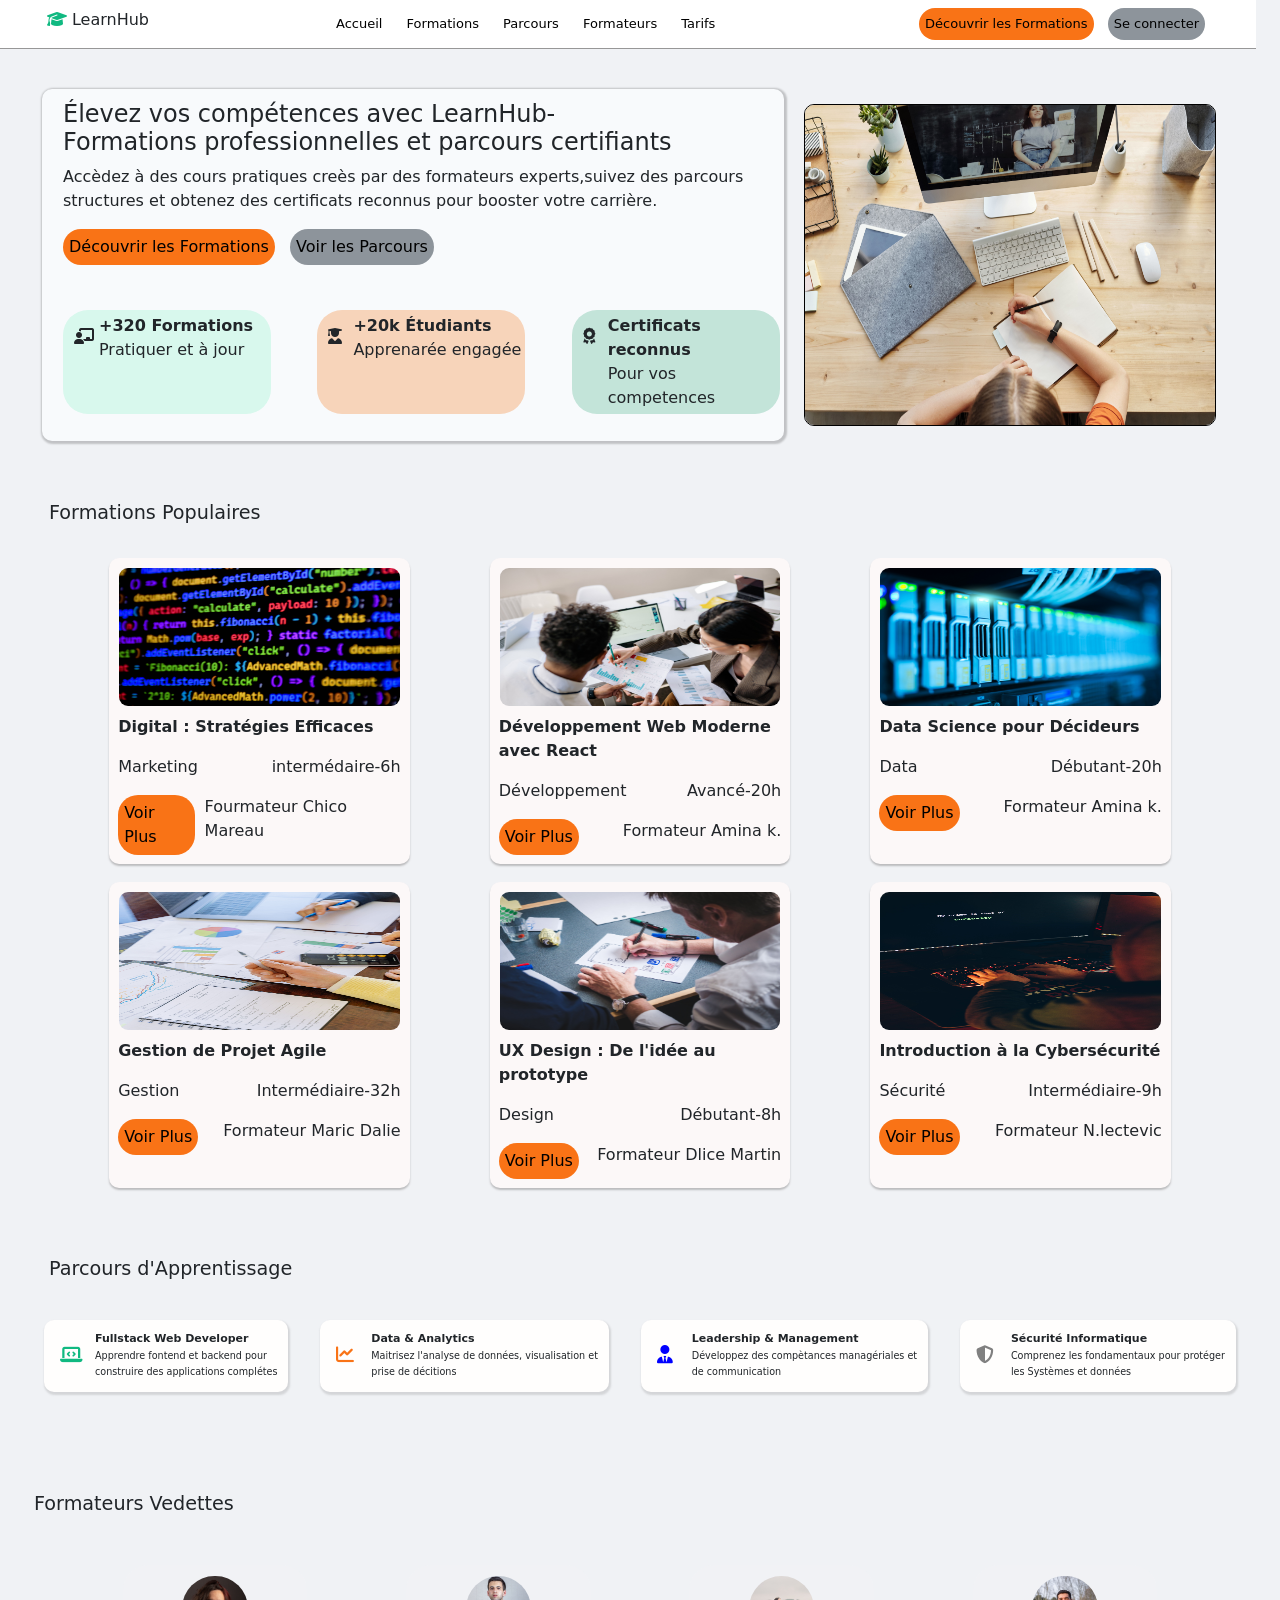
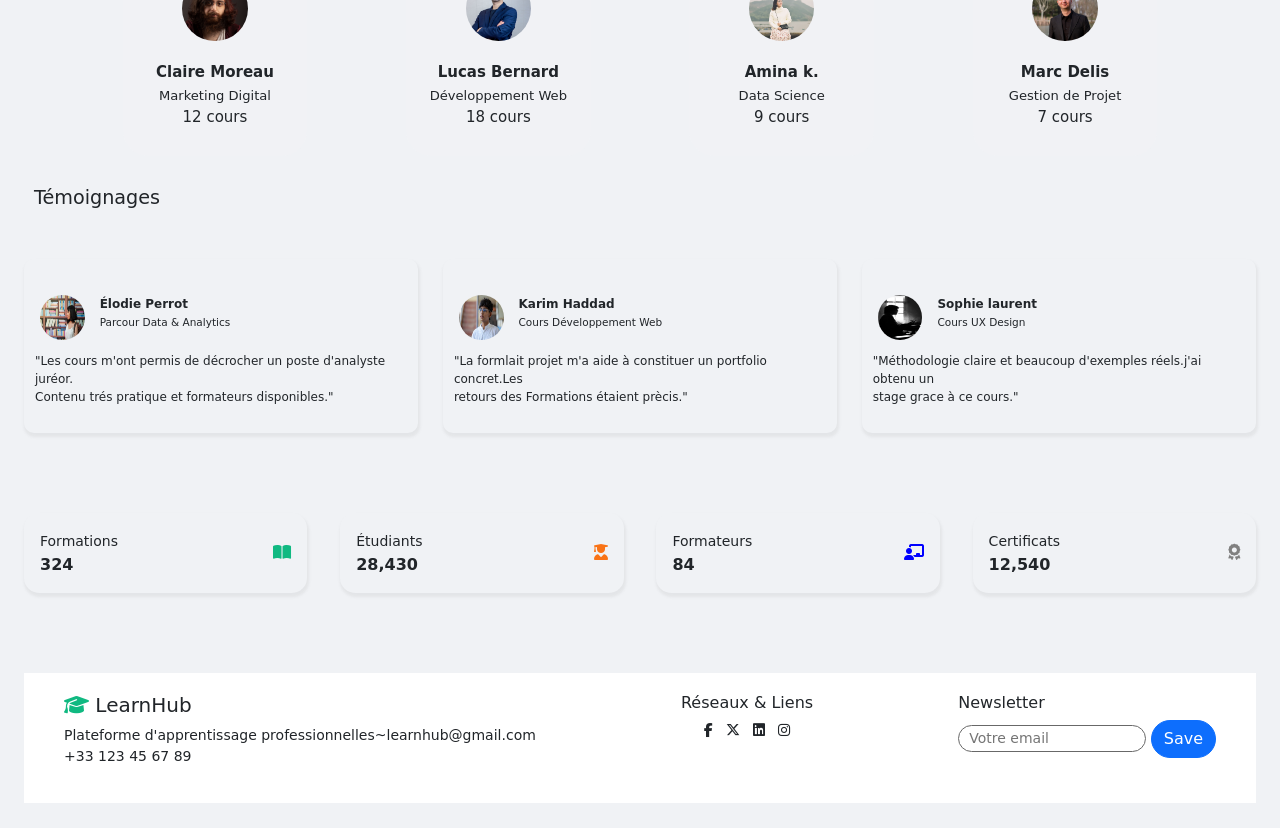
<file: Landing_Page/index.html>
<!doctype html>
<html lang="EN" dir="ltr">
    <head>
        <meta charset="utf-8" />
        <meta name="viewport" content="width=device-width, initial-scale=1.0">
        <title>LearnHub</title>
        <link rel="stylesheet" href="./../assets/css/landing.css"/>
        <link rel="stylesheet" href="https://cdnjs.cloudflare.com/ajax/libs/font-awesome/6.5.0/css/all.min.css"/>
        <link rel="stylesheet" href="https://cdn.jsdelivr.net/npm/bootstrap@5.3.8/dist/css/bootstrap.min.css"/>
        <script src="https://cdn.jsdelivr.net/npm/bootstrap@5.3.8/dist/js/bootstrap.bundle.min.js" defer></script>
        <link rel="icon" type="image/x-icon" href="./../assets/images/icon/icon.png"/>
    </head>
    <body class="container-fluid">
        <header class="row">
            <h4 class="col-lg-2 col-md-2"><i class="fa-solid fa-graduation-cap" style="color:  #10B981;"></i> LearnHub</h4>
            <nav class="col-lg-5 col-md-5" >
                <a class="link head-link" href="#">Accueil</a>
                <a class="link head-link" href="#chield2">Formations</a>
                <a class="link head-link" href="#chield3">Parcours</a>                    
                <a class="link head-link" href="#chield4">Formateurs</a>
                <a class="link head-link" href="#chield6">Tarifs</a>
            </nav>
            <div class="col-lg-3 col-md-3 ">
                <a href="#chield2" class="button-orange link">Découvrir les Formations</a>
                <a href="./../login/login.html" class="button-gris link">Se connecter</a>
            </div>
        </header>
        <main class="container-fluid">
            <section class="row" id="chield1">
                <div class="col-lg-7 col-md-7 " id="c1">
                    <h1>Élevez vos compétences avec LearnHub-<br>Formations professionnelles et parcours certifiants</h1>
                    <p>Accèdez à des cours pratiques creès par des formateurs experts,suivez des parcours<br>structures et obtenez des certificats reconnus pour booster votre carrière.</p>
                    <a href="#chield2" class="button-orange link">Découvrir les Formations</a>
                    <a  class="button-gris link hvr-bob">Voir les Parcours</a><br/>
                    <div id="info">
                        <p style="background-color:  #d8f8ed;"><i class="fa-solid fa-chalkboard-user icon"></i><strong>+320 Formations</strong><br/>Pratiquer et à jour</p>
                        <p style=" background-color: #f7d4ba;"><i class="fa-solid fa-user-graduate icon"></i><strong>+20k Étudiants</strong><br/>Apprenarée engagée</p>
                        <p style="background-color: #c3e4d9;"><i class="fa-solid fa-award icon "></i><strong>Certificats reconnus</strong><br>Pour vos competences</p>
                    </div>

                </div>
                <img src="./../assets/images/loading-page/bag1.jpg" class="col-lg-4 col-md-4 " alt="Illustration de formation LearnHub"/>
            </section>
            <section id="chield2">
                <h2>Formations Populaires</h2>
                <div class="Formations">
                    <div class="cards">
                        <img src="./../assets/images/loading-page/bg Develop.jpg" alt="Image de la formation Digital : Stratégies Efficaces"/>
                        <p><strong>Digital : Stratégies Efficaces</strong></p>
                        <p class="formation-info"><span>Marketing</span><span>intermédaire-6h</span></p>
                        <div class="formation-info">
                            <a href="#" class="button-orange link">Voir Plus</a>
                            <span>Fourmateur Chico Mareau</span>
                        </div>
                    </div>
                    <div class="cards">
                        <img src="./../assets/images/loading-page/bg marketing.jpg" alt="Image de la formation Développement Web Moderne avec React"/>
                        <p><strong>Développement Web Moderne avec React</strong></p>
                        <p class="formation-info"><span>Développement</span><span>Avancé-20h</span></p>
                        <div class="formation-info">
                            <a href="#" class="button-orange link">Voir Plus</a>
                            <span>Formateur Amina k.</span>
                        </div>
                    </div>
                    <div class="cards">
                        <img src="./../assets/images/loading-page/base de donnes.jpg" alt="Image de la formation Data Science pour Décideurs"/>
                        <p><strong>Data Science pour Décideurs</strong></p>
                        <p class="formation-info"><span>Data</span><span>Débutant-20h</span></p>
                        <div class="formation-info">
                            <a href="#" class="button-orange link">Voir Plus</a>
                            <span>Formateur Amina k.</span>
                        </div>
                    </div>
                    <div class="cards">
                        <img src="./../assets/images/loading-page/gestion.jpg" alt="Image de la formation Gestion de Projet Agile"/>
                        <p><strong>Gestion de Projet Agile</strong></p>
                        <p class="formation-info"><span>Gestion</span><span>Intermédiaire-32h</span></p>
                        <div class="formation-info">
                            <a href="#" class="button-orange link">Voir Plus</a>
                            <span>Formateur Maric Dalie</span>
                        </div>
                    </div>
                    <div class="cards">
                        <img src="./../assets/images/loading-page/ux.jpg" alt="Image de la formation UX Design : De l'idée au prototype"/>
                        <p><strong>UX Design : De l'idée au prototype</strong></p>
                        <p class="formation-info"><span>Design</span><span>Débutant-8h</span></p>
                        <div class="formation-info">
                            <a href="#" class="button-orange link">Voir Plus</a>
                            <span>Formateur Dlice Martin</span>
                        </div>
                    </div>
                    <div class="cards">
                        <img src="./../assets/images/loading-page/cyber.jpg" alt="Image de la formation Introduction à la Cybersécurité"/>
                        <p><strong>Introduction à la Cybersécurité</strong></p>
                        <p class="formation-info"><span>Sécurité</span><span>Intermédiaire-9h</span></p>
                        <div class="formation-info">
                            <a href="#" class="button-orange link">Voir Plus</a>
                            <span>Formateur N.lectevic</span>
                        </div>
                    </div>
                </div>
            </section>
            <section id="chield3">
                    <h2>Parcours d'Apprentissage</h2>
                    <div>
                        <p><i class="fa-solid fa-laptop-code parcours-icons" style="color: #10B981;"></i><strong>Fullstack Web Developer</strong><br><small><span>Apprendre fontend et backend pour<br>construire des applications complétes</span></small></p>
                        <p><i class="fa-solid fa-chart-line parcours-icons" style="color: #F97316;"></i><strong>Data & Analytics</strong><br><small><span>Maitrisez l'analyse de données, visualisation et <br>prise de décitions</span></small></p>
                        <p><i class="fa-solid fa-user-tie parcours-icons" style="color: blue;"></i><strong>Leadership & Management</strong><br><small><span>Développez des compètances managériales et <br>de communication</span></small></p>
                        <p><i class="fa-solid fa-shield-halved parcours-icons" style="color:grey;"></i><strong>Sécurité Informatique</strong><br><small><span>Comprenez les fondamentaux pour protéger <br>les Systèmes et données</span></small></p>
                    </div>
            </section>
            <section id="chield4">
                <h2>Formateurs Vedettes</h2>
                <div>
                    <div class="formateurs">
                        <img src="./../assets/images/loading-page/formateur 1.jpg" class="rounded-circle" alt="Image du formateur Claire Moreau"/>
                        <p>
                            <strong>Claire Moreau</strong><br>
                            <small>Marketing Digital</small><br>
                            <span>12 cours</span>
                        </p>
                    </div>
                    <div class="formateurs">
                        <img src="./../assets/images/loading-page/formateur 2.jpg " class="rounded-circle" alt="Image du formateur Lucas Bernard"/>
                        <p>
                            <strong>Lucas Bernard</strong><br>
                            <small>Développement Web</small><br>
                            <span>18 cours</span>
                        </p>
                    </div>
                    <div class="formateurs">
                        <img src="./../assets/images/loading-page/formateur 3.jpg" class="rounded-circle" alt="Image du formateur Amina k."/>
                        <p>
                            <strong>Amina k.</strong><br>
                            <small>Data Science</small><br>
                            <span>9 cours</span>
                        </p>
                    </div>
                    <div class="formateurs">
                        <img src="./../assets/images/loading-page/formateur 4.jpg" class="rounded-circle" alt="Image du formateur Marc Delis"/>
                        <p>
                            <strong>Marc Delis</strong><br>
                            <small>Gestion de Projet</small><br>
                            <span>7 cours</span>
                        </p>
                    </div>
                </div>
            </section>
            <section id="chield5">
                <h2>Témoignages</h2>
                <div id="cont">
                    <div class="avis">
                        <div>
                            <img src="./../assets/images/loading-page/student 1.jpg" class="rounded-circle" alt="Image de Élodie Perrot"/>
                            <p><strong>Élodie Perrot</strong><br><small>Parcour Data & Analytics</small></p>
                        </div>
                        <p>"Les cours m'ont permis de décrocher un poste d'analyste juréor.<br>Contenu trés pratique et formateurs disponibles."</p>
                    </div>
                    <div class="avis">
                        <div>
                            <img src="./../assets/images/loading-page/s2.jpg" class="rounded-circle" alt="Image de Karim Haddad"/>
                            <p><strong>Karim Haddad</strong><br><small>Cours Développement Web</small></p>
                        </div>
                        <p>"La formlait projet m'a aide à constituer un portfolio concret.Les<br>retours des Formations étaient prècis."</p>
                    </div>
                    <div class="avis">
                        <div>
                            <img src="./../assets/images/loading-page/s3.jpg" class="rounded-circle" alt="Image de Sophie laurent"/>
                            <p><strong>Sophie laurent</strong><br><small>Cours UX Design</small></p>
                        </div>
                        <p>"Méthodologie claire et beaucoup d'exemples réels.j'ai obtenu un<br>stage grace à ce cours."</p>
                    </div>
                </div>
            </section>
            <section id="chield6">
                <div class="info">
                    <p><small>Formations</small><br><strong>324</strong></p>
                    <p><i class="fa-solid fa-book-open" style="color:#10B981;"></i></p>
                </div>
                <div class="info">
                    <p><small>Étudiants</small><br><strong>28,430</strong></p>
                    <p><i class="fa-solid fa-user-graduate" style="color:#F97316"></i></p>
                </div>
                <div class="info">
                    <p><small>Formateurs</small><br><strong>84</strong></p>
                    <p><i class="fa-solid fa-chalkboard-user" style="color: blue;"></i></p>
                </div>
                <div class="info">
                    <p><small>Certificats</small><br><strong>12,540</strong></p>
                    <p><i class="fa-solid fa-award" style="color:grey;"></i></p>
                </div>
            </section>
            <footer>
                <div>
                    <h5><i class="fa-solid fa-graduation-cap" style="color:  #10B981;"></i>  LearnHub</h5>
                    <p>Plateforme d'apprentissage professionnelles~learnhub@gmail.com<br>+33 123 45 67 89</p>
                </div>
                <div >
                    <h6>Réseaux & Liens</h6>
                    <p id="reseaux"><b> <i class="fa-brands fa-facebook-f"></i> <i class="fa-brands fa-x-twitter"></i> <i class="fa-brands fa-linkedin"></i> <i class="fa-brands fa-instagram"></i></b></p>            </div> 
                <div>
                    <h6>Newsletter</h6>
                    <input type="email" placeholder="Votre email"/>
                    <input type="button" class="btn btn-primary " value="Save"/>
                </div>
            </footer>
        </main>
    </body>
</html>
</file>
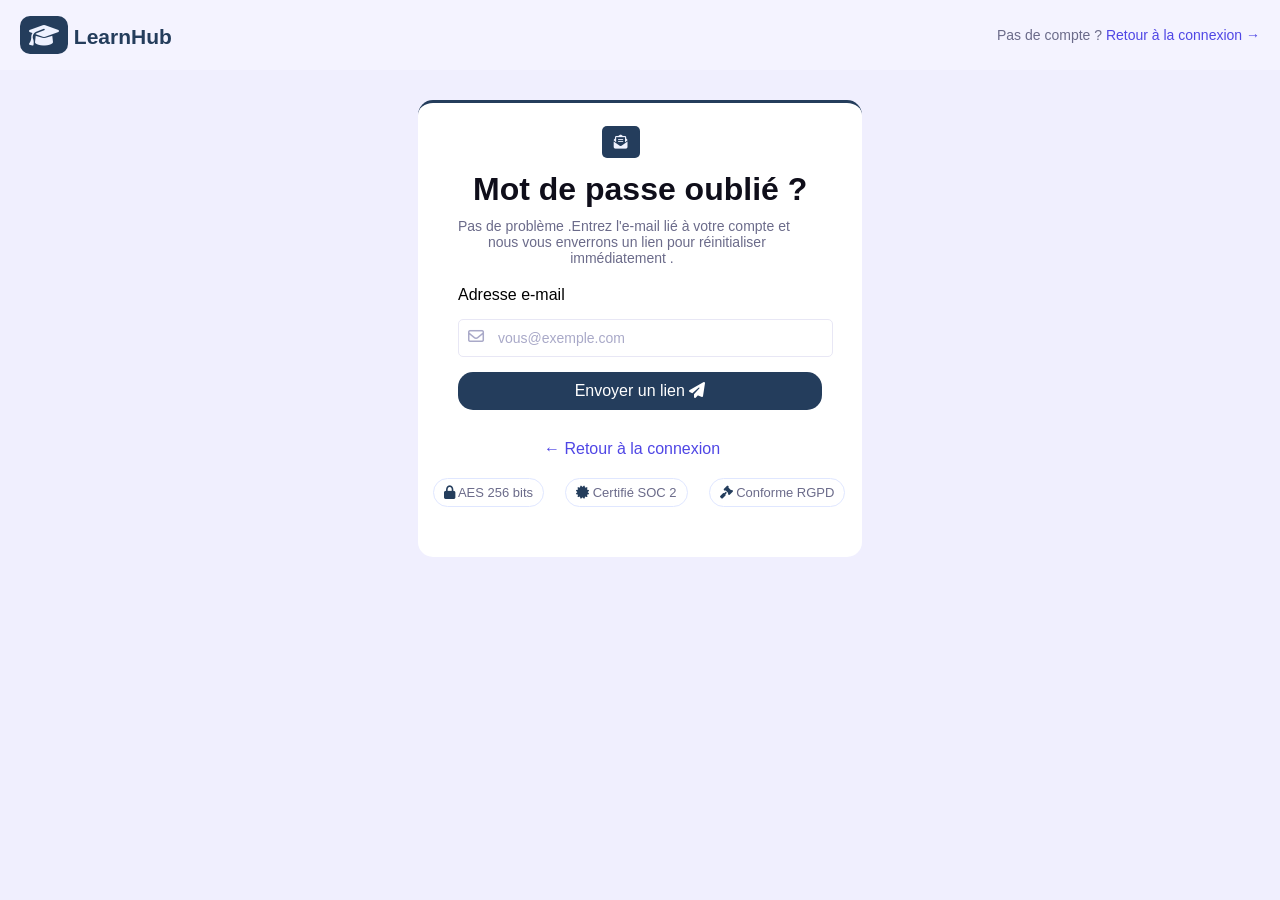
<file: login/forget-passwd.html>
<!DOCTYPE html>
<html lang="en">
<head>
    <meta charset="UTF-8">
    <meta name="viewport" content="width=device-width, initial-scale=1.0">
    <meta name="author" content="YSN">
    <meta name="keywords" content="login, authentication">
    <meta name="description" content="A simple login page ">
    <title>LearnHub</title>
    <link rel="stylesheet" href="./../assets/css/forget-passwd.css">
    <link rel="stylesheet" href="https://cdnjs.cloudflare.com/ajax/libs/font-awesome/6.5.0/css/all.min.css">
    <link rel="icon" type="image/x-icon" href="./../assets/images/icon/icon.png"/>
</head>
<body>
    <header>
        <h2><i id="head-icon"  class="fa-solid fa-graduation-cap" ></i> <span style="color:#243d5c;"> Learn</span><span style="color: #243d5c;">Hub</span></h2>
        <span id="login">Pas de compte ? <a id="sign" href="login.html">Retour à la connexion &#8594;</a></span>
    </header>
    <div id="container">
        <span id="first-icon"><i class="fa-solid fa-envelope-open-text"></i></span>
        <h1>Mot de passe oublié ?</h1>
        <p>Pas de problème .Entrez l'e-mail lié à votre compte et <span class="deff" style="margin-left: 30px;"> nous vous enverrons un lien pour réinitialiser</span><span class="deff" style="margin-left: 30%;"> immédiatement .</span></p>
        <form action="forget-passwd.html" method="post">
            <label for="email">Adresse e-mail </label>
            <div style="position: relative;width: 100%;">
            <input type="email" name="email" id="email" placeholder=" vous@exemple.com" required>
            <span style="z-index: 2;color: var(--placeholder-color);position: absolute;left: 10px;top:9px" id="second-icon"><i class="fa-regular fa-envelope"></i></span>
            </div>
            <button type="submit">Envoyer un lien <i class="fa-solid fa-paper-plane"></i></button>
        </form>
        <a href="login.html" id="back-login">&#8592; Retour à la connexion</a>
        <div id="under">
            <p style="color: var(--footer-text-color);" class="fin"><i style="color: var(--nav-link-color);" class="fa-solid fa-lock"></i> AES 256 bits</p>
            <p style="color: var(--footer-text-color);" class="fin"><i style="color: var(--nav-link-color);" class="fa-solid fa-certificate"></i> Certifié SOC 2</p>
            <p style="color: var(--footer-text-color);" class="fin"><i style="color: var(--nav-link-color);" class="fa-solid fa-gavel"></i> Conforme RGPD</p>
        </div>
    </div>
</body>
</html>
</file>
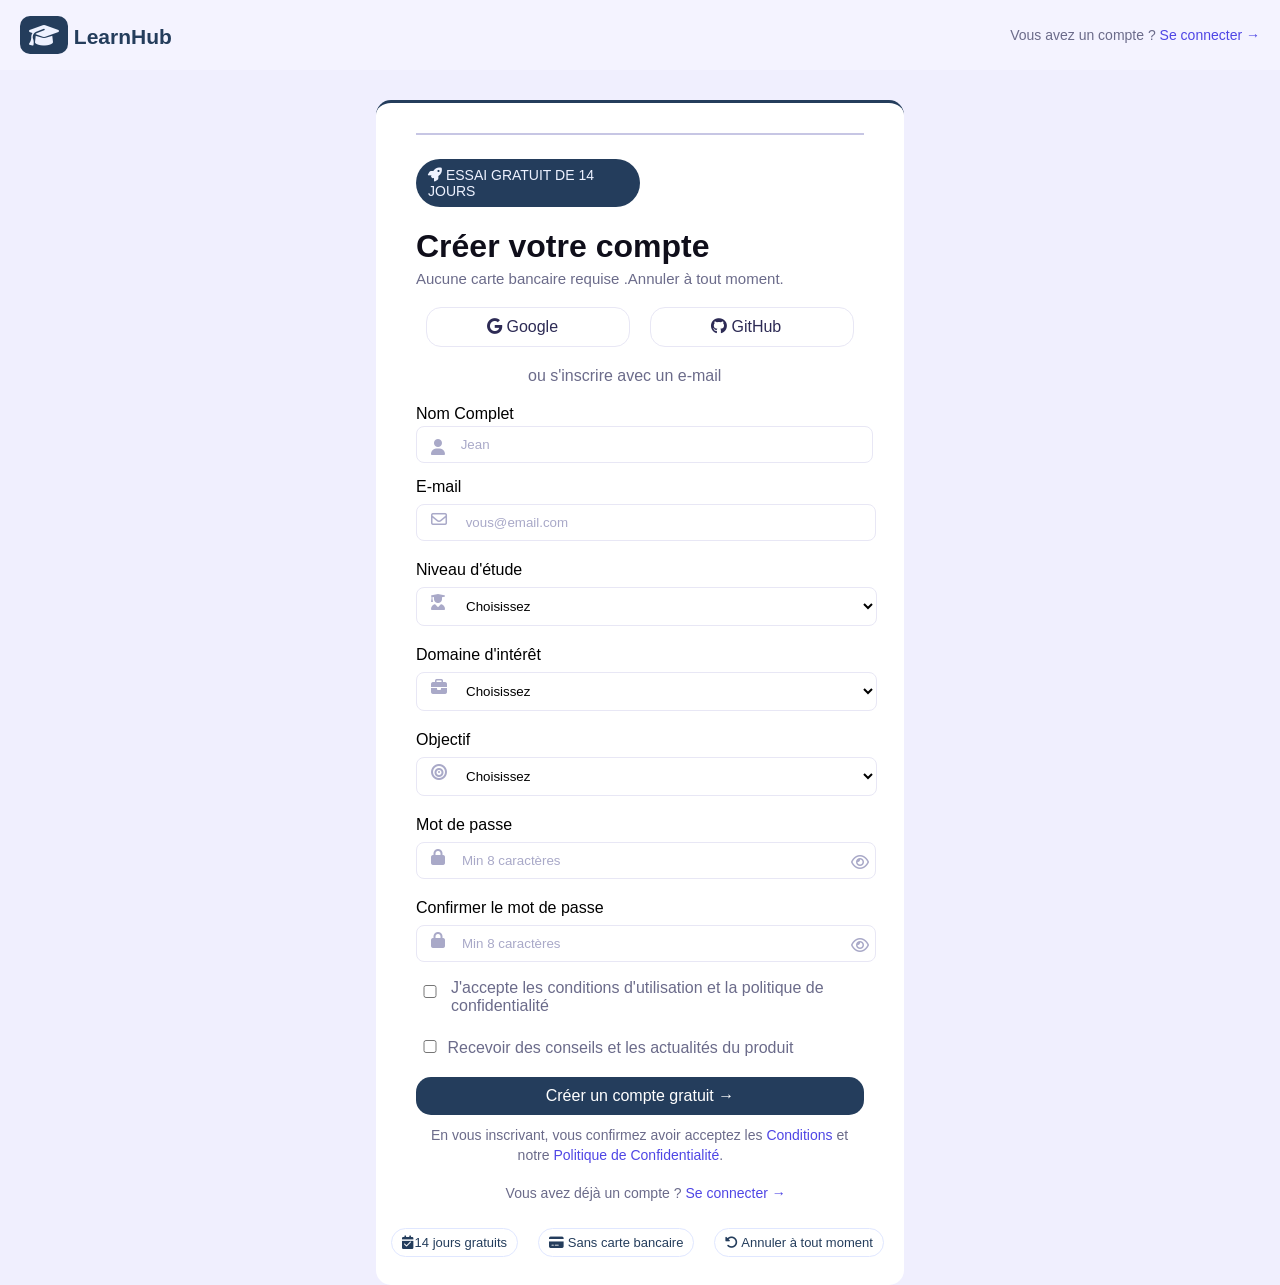
<file: login/sign_in.html>
<!DOCTYPE html>
<html lang="en">
<head>
    <meta charset="UTF-8">
    <meta name="viewport" content="width=device-width, initial-scale=1.0">
    <meta name="author" content="YSN">
    <meta name="keywords" content="login, authentication">
    <meta name="description" content="A simple login page ">
    <title>LearnHub</title>
    <link rel="stylesheet" href="./../assets/css/sign_in.css">
    <link rel="stylesheet" href="https://cdnjs.cloudflare.com/ajax/libs/font-awesome/6.5.0/css/all.min.css">
    <link rel="icon" type="image/x-icon" href="./../assets/images/icon/icon.png"/>
</head>
<body>
    <header>
        <h2><i id="head-icon" class="fa-solid fa-graduation-cap"></i><span style="color:#243d5c;"> Learn</span><span style="color:  #243d5c;">Hub</span></h2>
        <span id="signin">Vous avez un compte ? <a id="sign" href="./login.html">Se connecter &#8594;</a></span>
    </header>
    <div id="form-container">
       <div id="essai">
           <p id="essai-gratuit"><i class="fa-solid fa-rocket"></i> Essai gratuit de 14 jours</p>
       </div>
       <h1>Créer votre compte</h1>
       <p id="under-head">Aucune carte bancaire requise .Annuler à tout moment. </p>
        <div id="social">
            <a class="login-btn" id="google-btn" href="#"><i class="fa-brands fa-google"></i> Google</a>
            <a class="login-btn" id="github-btn" class="github-btn" href="#"><i class="fa-brands fa-github"></i> GitHub</a>
        </div>
        <span id="email-btn" class="email" href="#">ou s'inscrire avec un e-mail</span>
        <form action="#" method="post">
            <div style="width: 113%;" class="name-pre">
                <label for="prenom">Nom Complet</label><br>
                <span class="placeholder-1"><i class="fa-solid fa-user"></i></span>
                <input id="prenom-input" type="text" id="prenom" name="prenom" placeholder=" Jean" required>
            </div>
            <label for="email">E-mail</label><br>
            <span class="placeholder"><i class="fa-regular fa-envelope"></i></span>
            <input id="email-input" type="email" id="email" name="email" placeholder=" vous@email.com" required>
            <label for="role">Niveau d'étude</label><br>
            <span class="placeholder"><i class="fa-solid fa-user-graduate"></i></span>
            <select style="width: 103%;" class="role-input" name="role" required>
                <option value="" disabled selected>Choisissez </option>
                <option value="product-manager">High school</option>
                <option value="designer">Bac</option>
                <option value="other">Bac+1</option>
                <option value="developer">liscence</option>
                <option value="marketer">master</option>
            </select>
            <label for="role">Domaine d'intérêt</label><br>
            <span class="placeholder"><i class="fa-solid fa-briefcase"></i></span>
            <select style="width: 103%;" class="role-input" name="role" required>
                <option value="" disabled selected>Choisissez </option>
                <option value="product-manager">Dévelopement</option>
                <option value="designer">Design</option>
                <option value="developer">IA</option>
                <option value="marketer">Python</option>
                <option value="other">Autre</option>
            </select>
            <label for="role">Objectif</label><br>
            <span class="placeholder"><i class="fa-solid fa-bullseye"></i></span>
            <select style="width: 103%;" class="role-input" name="role" required>
                <option value="" disabled selected>Choisissez </option>
                <option value="product-manager">Etudiant</option>
                <option value="designer">Formateur</option>
                <option value="other">Autre</option>
            </select>
            <label for="passwd">Mot de passe</label><br>
            <span class="placeholder"><i class="fa-solid fa-lock"></i></span>
            <input class="passwd-input" type="password" id="passwd" name="passwd" placeholder="Min 8 caractères" min="8" required><span id="eye"><i class="fa-regular fa-eye"></i></span>
            <label for="passwd">Confirmer le mot de passe</label><br>
            <span class="placeholder"><i class="fa-solid fa-lock"></i></span>
            <input class="passwd-input" type="password" id="passwd" name="passwd" placeholder="Min 8 caractères" min="8" required><span id="eye"><i class="fa-regular fa-eye"></i></span>
            <div id="check">
                <input type="checkbox" name="terms" id="terms" required>
                <div style="display: flex; position: relative;top: -22px;left: 35px;">
                <label id="terms" for="terms">J'accepte les <a href="#">conditions d'utilisation</a> et la <a id="deff" href="#">politique de confidentialité</a></label>
                </div>
                <div>
                <input type="checkbox" name="conseils" id="conseils" required>
                <label for="conseils">Recevoir des conseils et les actualités du produit</label>
                </div>
            </div>
            <button type="submit">Créer un compte gratuit &#8594;</button>
            <p id="under-submit">En vous inscrivant, vous confirmez avoir acceptez les <a style="color: var(--nav-link-color);" href="#">Conditions</a> et <span  id="deff" style="display: inline-block; margin-left: 20%;"> notre <a style="color: var(--nav-link-color);" href="#">Politique de Confidentialité</a></span>.</p>
            <p id="log-in">Vous avez déjà un compte ? <a style="color: var(--nav-link-color);" class="sign" href="./login.html">Se connecter &#8594;</a></p>
            <div id="fin">
                <p style="color: #243d5c;" class="fin"><i style="color: #243d5c;" class="fa-solid fa-calendar"></i><i id="true" style="z-index: 0;" class="fa-solid fa-check"></i> 14 jours gratuits</p>
                <p style="color: #243d5c;" class="fin"><i style="color: #243d5c;" class="fa-solid fa-credit-card"></i> Sans carte bancaire</p>
                <p style="color: #243d5c;" class="fin"><i style="color: #243d5c;" class="fa-solid fa-rotate-left"></i> Annuler à tout moment</p>
            </div>
        </form>
    </div>
</body>
</html>
</file>
<file: assets/css/landing.css>
body
{
    width:95%;
    font-size: 1rem !important;
    background-color: #f0f2f5 !important;
}
h4{font-size:medium !important;}

header
{
    background-color: #fff !important;
    display:flex;
    width:100%;
    justify-content: space-around;
    max-height: 80px;
    align-items: center;
    border-bottom: 1px solid  #979797;
    font-size: small !important;
    padding:4px 0;
}

.button-orange
{
    border:1px solid transparent ;
    border-radius: 20px;
    background-color: #F97316;
    color:#fff;
    margin-right: 10px;
    animation-name: font-append;
    animation-duration: 5s;
    animation-name: pop;
    animation-duration: 4s;
    animation-timing-function:ease-out;
    animation-iteration-count: infinite;
}



.button-gris
{
    border:1px solid transparent ;
    border-radius: 20px;
    background-color: #8d949b;
    animation-name: font-append;
    animation-duration: 5s;
}
.button-gris:hover
{
    background-color: transparent !important;
    color:#8d949b !important;
    border:1px solid #8d949b !important;
}
.link{
    text-decoration: none;
    display: inline-block;
    color: black;
    transition: all 0.3s ease;
    width: fit-content !important;
    padding: 5px !important;
}
.link:hover
{
   color:#F97316;
   background-color: #f0f0f0;
   border:1px solid #f97316;
   transform: scale(1.05);

}
.head-link
{
    padding:0 !important;
    margin: 10px !important;
}
.head-link:hover{
    border:none !important;
    color: #f97316 !important;
    background-color: transparent !important;
}


main
{
    width:100%;
    min-height:250px;
    padding:25px;
}
#chield1
{
    min-height:100px;
    padding:10px;
    
}
h1{font-size: 1.5rem !important;}
#c1
{
    box-shadow: 1px 1px 2px 2px rgb(0, 0, 0,0.2); 
    border:1px solid transparent;
    border-radius: 10px;
    margin: 5px 20px ;
    padding:10px 3px 10px 20px !important;
    width:60%;
    max-height: 400px;
    background: #f8fafc;
    animation-name: font-append;
    animation-duration: 5s;
}
#chield1 img
{
    padding:0px;
    border:1px solid black;
    border-radius: 10px;
    margin-top: 20px;
    margin-bottom: 20px;
}
#info
{
    display:flex;
    justify-content: space-between;
    margin-top: 30px ;
    width:100%;
}
#info p
{
    border:1px solid transparent;
    border-radius: 25px;
    padding:3px 2px 3px 10px;
    width:29%;
    position: relative;
    padding-left:35px;
    margin-top: 15px;
    animation-name: font-append;
    animation-duration: 5s;
}
.icon
{
    position: absolute;
    left:10px ;
    top:17px;
    animation-name: font-append;
    animation-duration: 5s;
}


#chield2
{
    width:100%;
    min-height: 250px;
    padding:15px;
}
h2
{
    margin:  30px 0px 25px 10px !important;
    font-size: larger !important;
}

.Formations
{
    width: 100%;
    display:flex;
    flex-flow: row wrap;
    justify-content: space-evenly;
}
.cards
{
    background-color: #fcf8f8;
    border:1px solid transparent;
    border-radius:10px;
    box-shadow: 0 2px 2px 0 rgba(107, 104, 104, 0.4);
    width:25%;
    padding:8px;
    margin: 9px 10px;
    min-height: fit-content;
    transform: scale(1,1);
    
}
.cards:hover
{
    transform:scale(1.04,1.04) ;
    transition: transform 1.2s;
    transition-timing-function:ease-in-out;
}

.cards img
{
    width:100%;
    max-height: 140px;
    margin-bottom:8px ;
    border:1px solid transparent;
    border-radius: inherit;
}
.formation-info
{
    display:flex;
    justify-content: space-between;
    margin-top: 5px;
}


#chield3
{
    width:100%;
    min-height: 250px;
    padding:15px;
}
#chield3 div 
{
    display:flex;
    justify-content: space-between;
    margin-top: 20px;
}
#chield3 div p
{
    border:1px solid transparent;
    border-radius:10px;
    background-color: #fffefd;
    margin:15px 5px ;
    padding:10px;
    box-shadow: 1px 2px 2px 1px rgba(100, 100, 100,0.2 );
    padding-left:50px;
    font-size: 11px;
    position:relative;
    cursor: pointer;
    animation-name: pop;
    animation-duration: 7s;
    animation-timing-function: ease-in-out;
    animation-iteration-count: infinite;    
}
.parcours-icons
{
    position:absolute;
    top:25px ;
    left :15px;
    font-size: 18px ;
}


#chield4 div 
{
    display:flex;
    justify-content: space-evenly;
    margin-top: 25px;
}
.formateurs
{
    display: flex;
    flex-flow: column nowrap;
    align-items: center ;
    width:15%;
    justify-content: center;
    background-color:rgba(238, 238, 238, 0.1);
    border:1px solid transparent;
    border-radius:25px;
    padding:10px;
    text-align: center;
    font-size: 15px;
    animation-name: background-change;
    animation-duration: 2.8s;
    animation-timing-function: ease;
    animation-iteration-count: infinite;

}
.formateurs img
{
    width:40%;
    max-height: 80px;
    margin-bottom: 20px;
}


#chield5 div
{
    display:flex;
    justify-content: space-between;
    margin-top: 25px;
    width:100%;
}

.avis
{
    border:1px solid transparent;
    border-radius:10px;
    max-width:32%;
    box-shadow: 1px 3px 3px 1px rgba(119, 119, 119, 0.1);
    display:flex;
    flex-flow: column ;
    padding:10px;
    font-size:12px;
}
.avis div
{
    display:flex;
    justify-content: flex-start !important;
    margin: 5px;
}
.avis div img
{
    width:12%;
    height: 45px;
    margin-right: 15px;
}


#chield6
{
    display: flex;
    flex-flow: row nowrap;
    margin-top: 80px;
    justify-content: space-between;
    width:100%;
}
.info
{
    display:flex;
    justify-content: space-between;
    align-items: center !important;
    padding:15px;
    width:23%;
    height: fit-content !important;
    border:1px solid transparent;
    border-radius:15px;
    box-shadow:1px 3px 3px 1px rgba(119, 119, 119, 0.1);

    animation-name:pop;
}
.info p
{
    margin: 0px;
}

footer
{
    background-color: #fff !important;
    display:flex;
    width: 100%;
    justify-content: space-between;
    margin-top: 80px;
    padding: 20px 40px;
    font-size: 14px !important;
}
input[type=email]
{
    border-radius: 20px;
    border:1px solid rgb(104, 104, 104);
    padding:2px 2px 2px 10px;
}
#reseaux
{
    display: flex;
    justify-content: space-evenly;
    word-spacing: 8px;
}
.btn
{
    border-radius: 20px !important;
    width:fit-content !important;
    height: fit-content !important;
}



@media (width<=1000px)
{

    h4{
        display:inline-block !important;
        width: 30% !important;
    }

    header div
    {
        width: 70% !important;
        padding: 0px !important;
    }

    header{
        width:100%; 
        display: flex;
        justify-content: space-between !important;
        min-height: 50px !important;
    }
    nav
    {
        display: none;
    }

    body,main
    {
        padding: 0px !important;
    }
    h1{font-size:x-large !important;}
    #chield1
    {
        flex-direction: column;
    }
    #chield1>img
    {
        display: none;
    }
    #c1
    {
        width: 90%;
        max-height:800px ;
        padding:5px;
        margin:10px;
    }
    #info{
        flex-direction: column;

    }
    #info>p{
        width: 86%;
        text-align: center;
    }

    .cards
    {
        width:100%;
    }
    h2
    {
        margin:  10px 0px 8px 7px !important;
        font-size: medium !important;
    }

    #chield3 div
    {
        flex-direction: column;
        
    }
    #chield3 div p
    {
        width: 90%;
        margin: auto;
        animation-duration: 9s;
        margin:10px 0px;
    }


    #chield4 div 
    {
        flex-flow: row wrap;
        justify-content: space-evenly;
        margin-top: 25px;
    }
    .formateurs
    {
        width:44%;
        flex-flow: column nowrap !important;
    }


    #chield5
    {
        width: 100%;
    }
    #chield5 div
    {
        flex-flow: column;
        width: 100%;
        justify-content: center;
    }
    .avis
    {
        max-width:100% !important;
        font-size:12px;
    }
    .avis div
    {
        flex-flow: row nowrap !important;
        align-items: center !important;
    } 
    
    #chield6
    {
        flex-flow: column;
        align-items:center !important;
        margin-top: 50px;
        
    }
    .info
    {
        width:97%;
        margin-bottom: 15px;
    }

    
    footer
    {
        flex-flow: column;
        align-items: center;
        justify-content: center;
        text-align: center;
        width: 100%;
        margin-top: 25px;
        padding: 10px 15px;
        font-size: 0.8rem !important;
    } 
    footer div
    {
        width: 95%;
        margin-top: 15px;
    }
    input[type=email]
    {
        padding:2px 2px 2px 5px;
    }
    #reseaux
    {
        word-spacing: 4px;
    }
    .btn
    {
        border-radius: 20px !important;
        width:15%  !important;
    }
}

@keyframes font-append
{
    from{
        color:#f8fafc;
        background-color:#f8fafc;
    }
    to{
        color:black;
    }
}
@keyframes pop
{
    0%
    {
        transform: scale(0.95,0.95)  ;
    }
    25%
    {
        transform: scale(1,1) ;
    }
    50%
    {
        transform: scale(1.05,1.05) ;
    }
    75%
    {
        transform: scale(1,1) ;
    }
    100%
    {
        transform: scale(0.95,0.95) ;
    }
}

@keyframes background-change
{
    0%{
        background-color:rgba(173, 193, 199, 0.4);
    }
    15%{
        background-color: rgba(173, 193, 199, 0.3);
    }
    30%
    {
        background-color: rgba(173, 193, 199, 0.2);
    }
    45%
    {
        background-color: rgba(173, 193, 199, 0.1);
    }
    60%
    {
        background-color: rgba(173, 193, 199, 0.2);
    }
    75%
    {
        background-color: rgba(173, 193, 199, 0.3);
    }
    100%{
        background-color:rgba(173, 193, 199, 0.35);
    }
}
</file>
<file: assets/css/forget-passwd.css>
:root { 
    --background-color: #f0effe;
    --header-color: #f4f3ff;
    --login-container-card: #ffffff;
    --border-top:#6366f1;
    --main-heading-color: #0f0e1a;
    --paragraph-color: #6b6b8a;
    --placeholder-color: #a9a9c8;
    --nav-link-color: #4f46e5;
    --main-btn-background: #4f46e5;
    --main-btn-text-color: #ffffff;
    --social-btn-background: #fff;
    --social-btn-border: #e8e7f5;
    --social-btn-text-color: #2d2b55;
    --email-password-field-background: #ffffff;
    --email-password-field-border: #e8e7f5;
    --input-icon-color:#a9a9c8;
    --bon-retour-background: #eef2ff;
    --bon-retour-color: #4f46e5;
    --security-msg-background: #eef2ff;
    --info-box-border:#e0e7ff;
    --success-state:#10b981;
    --success-icon-background:#ecfdf5;
    --progress-bar-background:#e8e7f5;
    --progress-bar-fill:#818cf8;
    --checkbox-border:#c7c6e4;
    --otp-text-color:#4338ca;
    --requirement-box-background:#eeeeff;
    --footer-text-color:#6b6b8a;
}
body {
    background-color: var(--background-color);
    font-family: 'Segoe UI', Tahoma, Geneva, Verdana, sans-serif;
    margin: 0;
    padding: 0;
    min-height:100vh ;
    width: 100%;
}
header {
    background-color: var(--header-color);
    display: flex;
    justify-content: space-between;
    align-items: center;
    height: 70px;
    font-size: 14px;
    margin-bottom: 30px;
    width: 100%;
    flex-flow: nowrap;
}
a{
    color: var(--nav-link-color);
    margin-right: 20px;
    text-decoration: none;
}
a:hover{
    text-decoration: underline;
}
#head-icon{
    background-color: #243d5c;
    margin-left: 20px;
    border: 1px solid transparent;
    color: var(--bon-retour-background);
    padding: 6px 8px;
    border-radius: 10px;
    font-size: 24px;
}
#login{
    color: var(--footer-text-color);
}
#container {
    background-color: var(--login-container-card);
    width: 30%;
    margin: 0 auto;
    padding: 30px;
    border-radius: 15px;
    border-top: 3px solid #243d5c;;
    position: relative;
}
#first-icon{
    background-color: #243d5c;;
    color: var(--bon-retour-background);
    padding: 8px 12px;
    border-radius: 5px;
    font-size: 14px;
    margin-left: 40%;
}
h1 {
    color: var(--main-heading-color);
    margin-bottom: 10px;
    margin: 20px 0 10px 25px;
}
p {
    color: var(--paragraph-color);
    margin: 0 0 20px 10px;
    font-size: 14px;
}
form {
    display: flex;
    flex-direction: column;
    gap: 15px;
    margin: 0 10px;
}
input[type="email"] {
    background-color: var(--email-password-field-background);
    border: 1px solid var(--email-password-field-border);
    padding: 10px;
    border-radius: 5px;
    font-size: 14px;
    padding-left: 35px;
    width: 90%;
}
input[type="email"]::placeholder {
    color: var(--placeholder-color);
}
input[type="email"]:focus {
    outline: none;
    border-color:#94a3b8;
    box-shadow: 0 0 5px #94a3b8;
}
button[type="submit"] {
    background-color: #243d5c;;
    color: var(--main-btn-text-color);
    border: none;
    padding: 10px;
    border-radius: 15px;
    font-size: 16px;
    cursor: pointer;
    width: 100%;
    margin-bottom: 30px;
    transition:0.3s ease;
}
button[type="submit"]:hover {
    background-color: #243d5c;
    transform: scale(1.05);
    box-shadow: 0 4px 8px rgba(67, 56, 202, 0.2);
}

#back-login{
    margin-left: 25%;
}
#under{
    display: flex;
    justify-content: space-between;
    width: 110%;
    margin-left: -25px;
}
.fin{
   border: 1px solid var(--info-box-border);
   padding: 6px 10px;
   border-radius: 15px;
   font-size: 13px;
   margin-top: 20px
}
.fin i{
    color: #243d5c !important;
}
</file>
<file: assets/css/sign_in.css>
:root { 
    --background-color: #f0effe;
    --header-color: #f4f3ff;
    --login-container-card: #ffffff;
    --border-top:#6366f1;
    --main-heading-color: #0f0e1a;
    --paragraph-color: #6b6b8a;
    --placeholder-color: #a9a9c8;
    --nav-link-color: #4f46e5;
    --main-btn-text-color: #ffffff;
    --social-btn-background: #fff;
    --social-btn-border: #e8e7f5;
    --social-btn-text-color: #2d2b55;
    --email-password-field-background: #ffffff;
    --email-password-field-border: #e8e7f5;
    --input-icon-color:#a9a9c8;
    --bon-retour-background: #eef2ff;
    --info-box-border:#e0e7ff;
    --success-icon-background:#ecfdf5;
    --progress-bar-background:#e8e7f5;
    --checkbox-border:#c7c6e4;
    --footer-text-color:#6b6b8a;
}
body {
    background-color: var(--background-color);
    font-family: 'Segoe UI', Tahoma, Geneva, Verdana, sans-serif;
    margin: 0;
    padding: 0;
    min-height:100vh ;
    width: 100%;
}
header {
    background-color: var(--header-color);
    display: flex;
    justify-content: space-between;
    align-items: center;
    height: 70px;
    font-size: 14px;
    margin-bottom: 30px;
    width: 100%;
    flex-flow: nowrap;
}
#head-icon{
    background-color: #243d5c;
    margin-left: 20px;
    border: 1px solid transparent;
    color: var(--bon-retour-background);
    padding: 6px 8px;
    border-radius: 10px;
    font-size: 24px;
}
#signin{
    color: var(--footer-text-color);
}
#sign{
    color: var(--nav-link-color);
    margin-right: 20px;
    text-decoration: none;
}
#sign:hover{
    text-decoration: underline;
}
#form-container {
    position: relative;
    background-color: var(--login-container-card);
    width: 35%;
    margin: 0 auto;
    padding:40px 40px 15px;
    border-radius: 15px;
    border-top: 3px solid #243d5c;
}
#essai-gratuit{
    background-color: #243d5c;
    color: var(--bon-retour-background);
    padding: 8px 12px;
    border-radius: 25px;
    font-size: 14px;
    width: 200px;
    text-transform: uppercase;
}
#essai{
    border-top: 2px solid var(--checkbox-border);
    margin-top: -10px;
    padding-top: 10px;
}
h1 {
    color: var(--main-heading-color);
    margin-bottom: -10px;
}
#under-head{
    color: var(--paragraph-color);
    font-size: 15px;
    margin-bottom: 10px;
}
.login-btn{
    background-color: var(--social-btn-background);
    color: var(--social-btn-text-color);
    border: 1px solid var(--social-btn-border);
    padding: 10px 60px;
    margin: 10px;
    border-radius: 15px;
    font-size: 16px;
    cursor: pointer;
    text-decoration: none; 
    width: 100%;
    transition: 0.3s ease;
}
.login-btn:hover{
    transform: scale(1.10);
    box-shadow: 0 4px 8px rgba(79, 70, 229, 0.2);
}
#social{
    display: flex;
    justify-content: center;
    margin-bottom: 10px;
}
#email-btn{
    display: block;
    text-decoration: none;
    color: var(--footer-text-color);
    margin-left: 25%;
    margin-bottom: 20px;
}

::placeholder {
    color: var(--placeholder-color);
}
.name-pre{
    width: 48%;
    display: flex;
    flex-direction: column;
    position: relative;
}
.name-pre label{
    margin-bottom: -15px;
}
input[type="text"]{
    width: 80%;
    padding: 10px;
    border: 1px solid var(--email-password-field-border);
    border-radius: 8px;
    background-color: var(--email-password-field-background);
    display: flex;
    padding-left: 40px;
    margin-bottom: 15px;
}

.placeholder-1{
    display: inline;
    position: absolute;
    color: var(--placeholder-color);
    z-index: 2;
    margin-left: 15px;
    margin-top: 6px;  
    top: 28px;
}
.placeholder{
    display: inline;
    position: absolute;
    color: var(--placeholder-color);
    z-index: 2;
    margin-left: 15px;
    margin-top: 15px;
}

input[type="email"], input[type="password"],select{
    width: 90%;
    padding: 10px;
    border: 1px solid var(--email-password-field-border);
    border-radius: 8px;
    background-color: var(--email-password-field-background);
    z-index: -1;
    display: flex;
    padding-left: 45px;
    margin-bottom: 20px;
    margin-top: 8px;
}
input[type="email"]:focus,input[type="text"]:focus,input[type="password"]:focus,select:focus {
    outline: none;
    border-color:  #94a3b8;
    box-shadow: 0 0 5px  #94a3b8;
}
#eye{
    color: var(--input-icon-color);
    display: flex;
    position: absolute;
    right: 35px;
    margin-top: -45px;
    cursor: pointer;
}
#check{
    display: flex;
    flex-direction: column;
    margin-bottom: 20px;
}
#check a{
    color: var(--bon-retour-color);
    text-decoration: none;
}
#check label{
    color: var(--paragraph-color);
}
input[type="checkbox"] {
    display: inline-block;
    border: 1px solid var(--checkbox-border);
    width: 20px;
    accent-color: #243d5c;
}
input[type="checkbox"]:checked{
  background-color: #243d5c !important;
  border-color: #243d5c !important;
}

button[type="submit"] {
    background-color: #243d5c;
    color: var(--main-btn-text-color);
    border: none;
    padding: 10px;
    border-radius: 15px;
    font-size: 16px;
    cursor: pointer;
    width: 100%;
    transition: background-color 0.5s ease, transform 0.3s ease, box-shadow 0.3s ease;
}
button[type="submit"]:hover {
    background-color: #243d5c;
    transform: scale(1.05);
    box-shadow: 0 4px 8px rgba(67, 56, 202, 0.2);
}
#under-submit{
    color: var(--paragraph-color);
    font-size: 14px;
    margin-top: 10px;
    margin-left: 15px;
    line-height: 20px;
}
a{
    text-decoration: none;
}
#log-in{
    color: var(--paragraph-color);
    font-size: 14px;
    margin-top: 20px;
    margin-left: 20%;
}
#log-in a:hover{
    text-decoration: underline;
}
#fin{
    display: flex;
    justify-content: space-between;
    width: 110%;
    margin-left: -25px;
}
#true{
   margin-left: -9px;
   font-size: 8px;
   color: #fff;
}
.fin{
   border: 1px solid var(--info-box-border);
   padding: 6px 10px;
   border-radius: 15px;
   font-size: 13px;
}



@media (width<=480px)
{
    header {
        height: 45px;
        font-size: xx-small;
        margin-bottom: 10px;
    }
    #head-icon{
        margin-left: 10px;
        padding: 3px 4px;
        border-radius: 5px;
        font-size: xx-small !important;
    }
    #sign{
        margin-right: 25px;
    }
    #form-container {
        width: 70%;
        margin: 0 auto;
        padding:20px 20px 7px;
        font-size: x-small !important;
    }
    #essai-gratuit{
        padding: 4px 6px;
        font-size: 12px !important;
        width: 180px;
    }
    #under-head{
        font-size: 11px;
        margin-bottom: 5px;
    }
    .login-btn{
        padding: 5px 20px;
        margin: 5px;
        width: 100%;
        text-align: center;
    }
    #email-btn{
        margin-left: 25%;
        margin-bottom: 10px;
    }
    /* .name-pre{
        width: 40%;
        display: flex;
        flex-direction: column;
        position: relative;
    } */
    .name-pre label{
        margin-bottom: -2px;
    }
    input[type="text"]{
        width: 78%;
        padding: 8px;
        padding-left: 20px;
        margin-bottom: 10px;
    }
    .placeholder-1{
        margin-left: 12px;
        margin-top: 6px;  
        top: 29px;
    }
    .placeholder{
        margin-left: 12px;
        margin-top: 18px;
    }
    input[type="email"], input[type="password"],select{
        width: 88%;
        padding: 8px;
        padding-left: 20px;
        margin-bottom: 10px;
        margin-top: 8px;
    }
    #eye{
        right: 35px;
        margin-top: -31px;
        cursor: pointer;
    }
    button[type="submit"] {
        padding: 10px;
        font-size: 14px;
        width: 97%;
    }
    #passwd-input
    {
        margin-left: 5px;
    }
    #under-submit{
        font-size: xx-small !important;
        margin-top: 10px;
        margin-left: 15px;
        line-height: 20px;
    }
    #deff
    {
        margin-left: 0px !important;
    }
    #log-in{
        font-size:smaller !important;
        margin-top: 10px;
        margin-left: 18%;
    }
    #fin{
        width: 100%;
        margin-left: 0px;
        display: flex;
        justify-content: space-between;
    }
    .fin{
    border: 1px solid var(--info-box-border);
    padding: 3px 4px;
    border-radius: 15px;
    font-size: 7px;
    text-align: center;
    }
}
</file>
